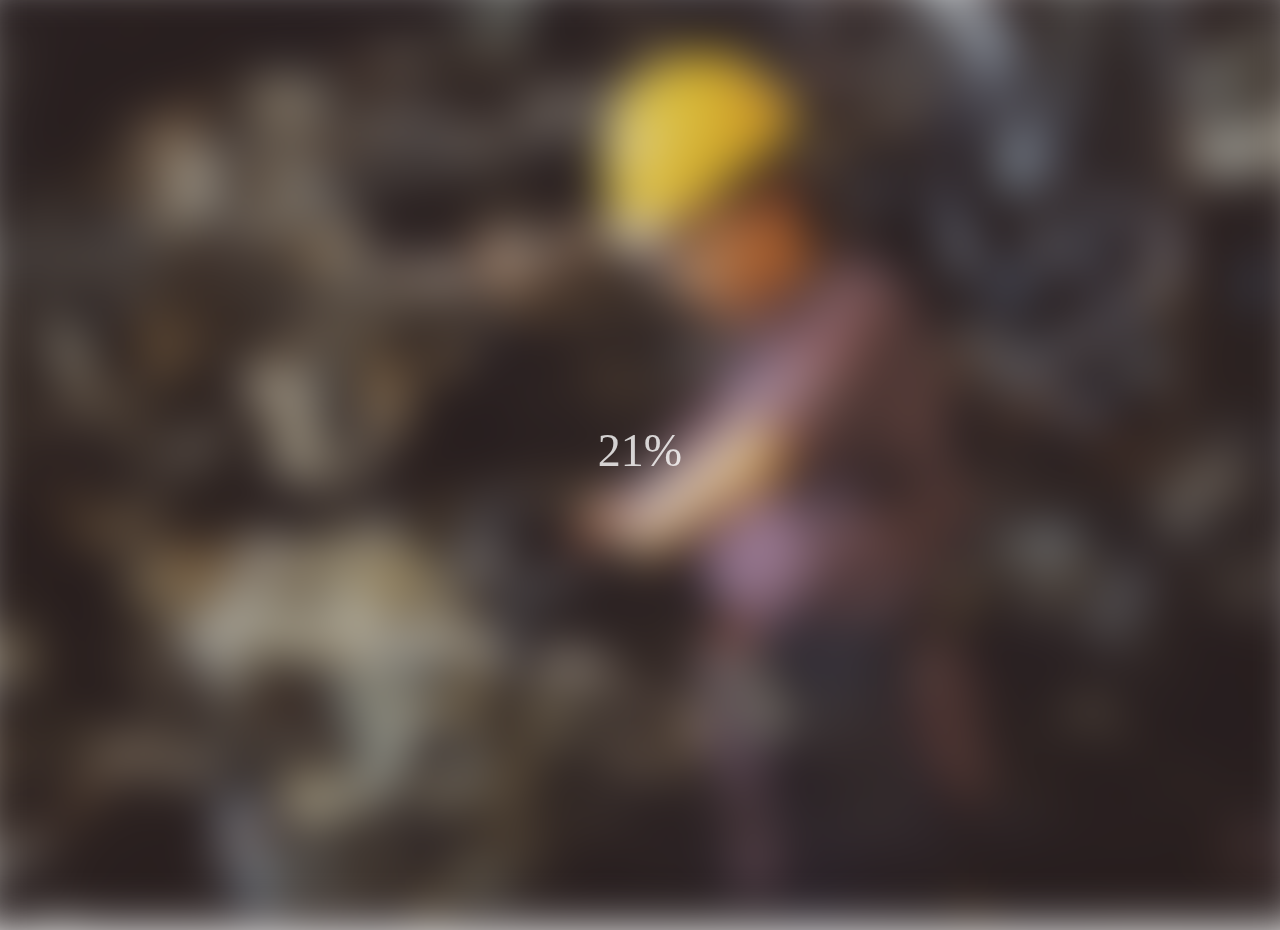
<file: Blurry loading/index.html>
<!DOCTYPE html>
<html lang="en">
  <head>
    <meta charset="UTF-8" />
    <meta http-equiv="X-UA-Compatible" content="IE=edge" />
    <meta name="viewport" content="width=device-width, initial-scale=1.0" />
    <link rel="stylesheet" href="style.css" />
    <title>Blurry Loading</title>
  </head>
  <body>
    <section class="bg"></section>
    <div class="loading">0%</div>
    <script src="script.js"></script>
  </body>
</html>
</file>
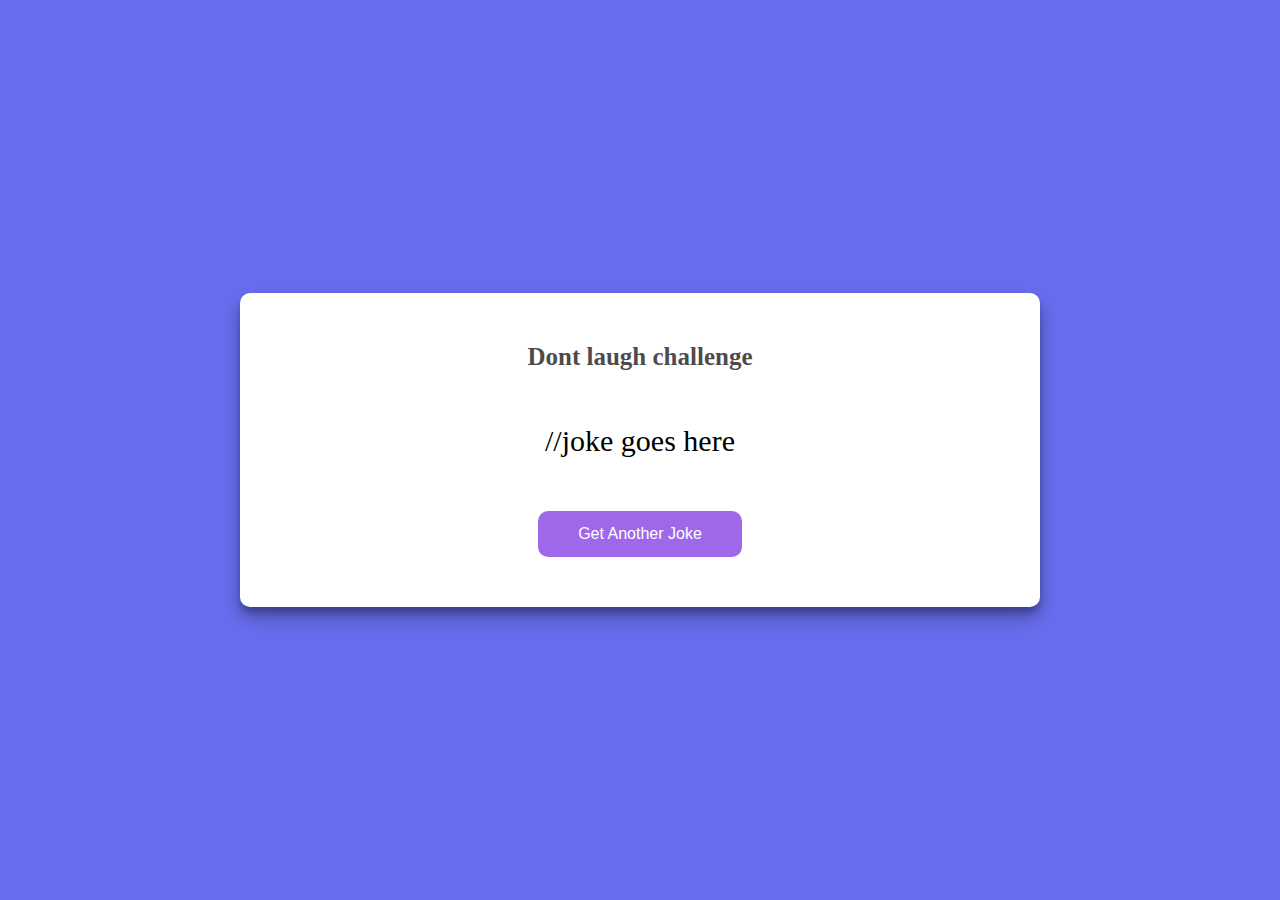
<file: Dad Joks/index.html>
<!DOCTYPE html>
<html lang="en">
  <head>
    <meta charset="UTF-8" />
    <meta http-equiv="X-UA-Compatible" content="IE=edge" />
    <meta name="viewport" content="width=device-width, initial-scale=1.0" />
    <link rel="stylesheet" href="style.css" />
    <title>Dad Joks</title>
  </head>
  <body>
    <div class="container">
      <h3>Dont laugh challenge</h3>
      <div class="joke" id="joke">//joke goes here</div>
      <button id="jokebtn" class="btn">Get Another Joke</button>
    </div>
    <script src="script.js"></script>
  </body>
</html>
</file>
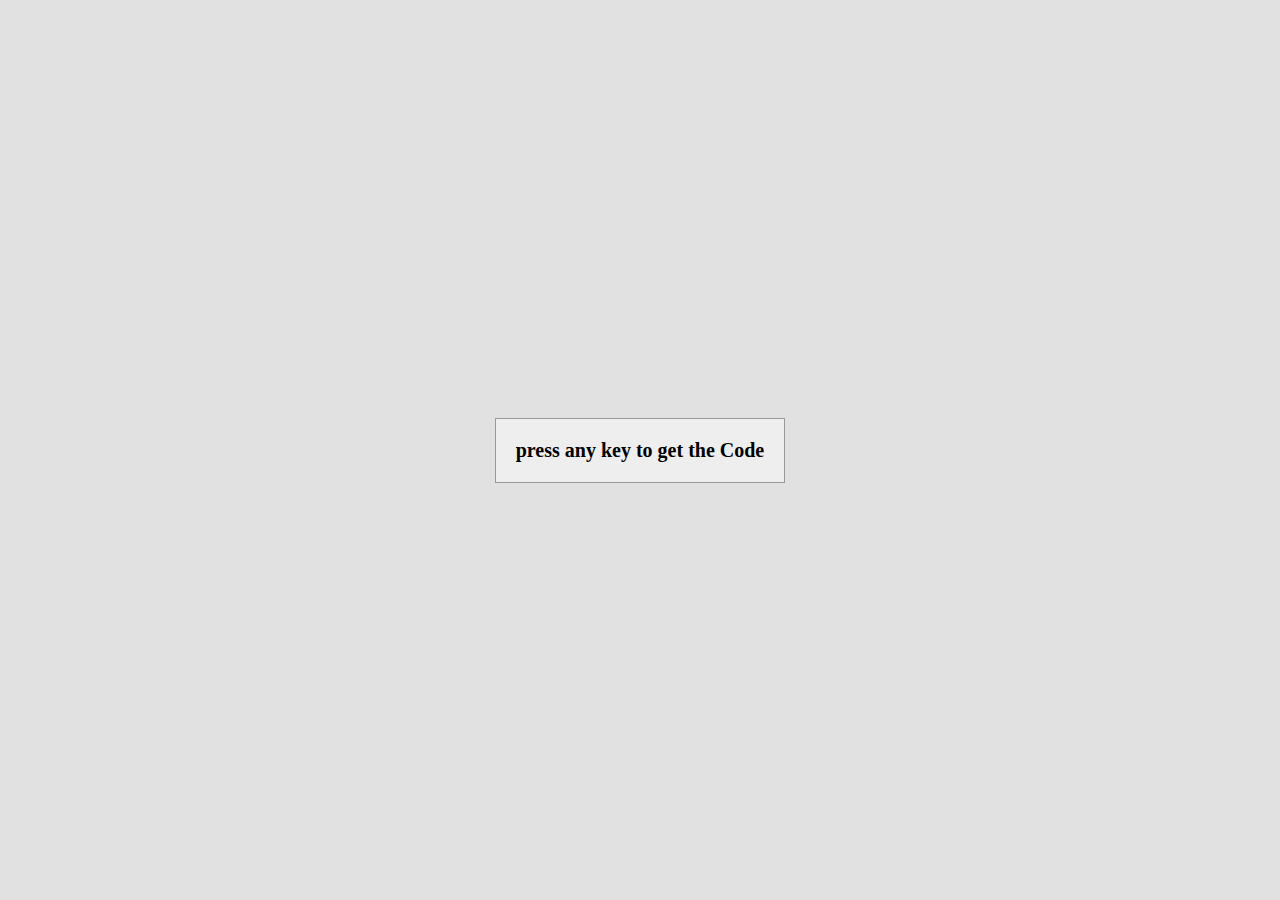
<file: Event Key Code/index.html>
<!DOCTYPE html>
<html lang="en">
  <head>
    <meta charset="UTF-8" />
    <meta http-equiv="X-UA-Compatible" content="IE=edge" />
    <meta name="viewport" content="width=device-width, initial-scale=1.0" />
    <link rel="stylesheet" href="style.css" />
    <title>Event Key Code</title>
  </head>
  <body>
    <div id="insert">
      <div class="key">press any key to get the Code</div>
    </div>
    <script src="script.js"></script>
  </body>
</html>
</file>
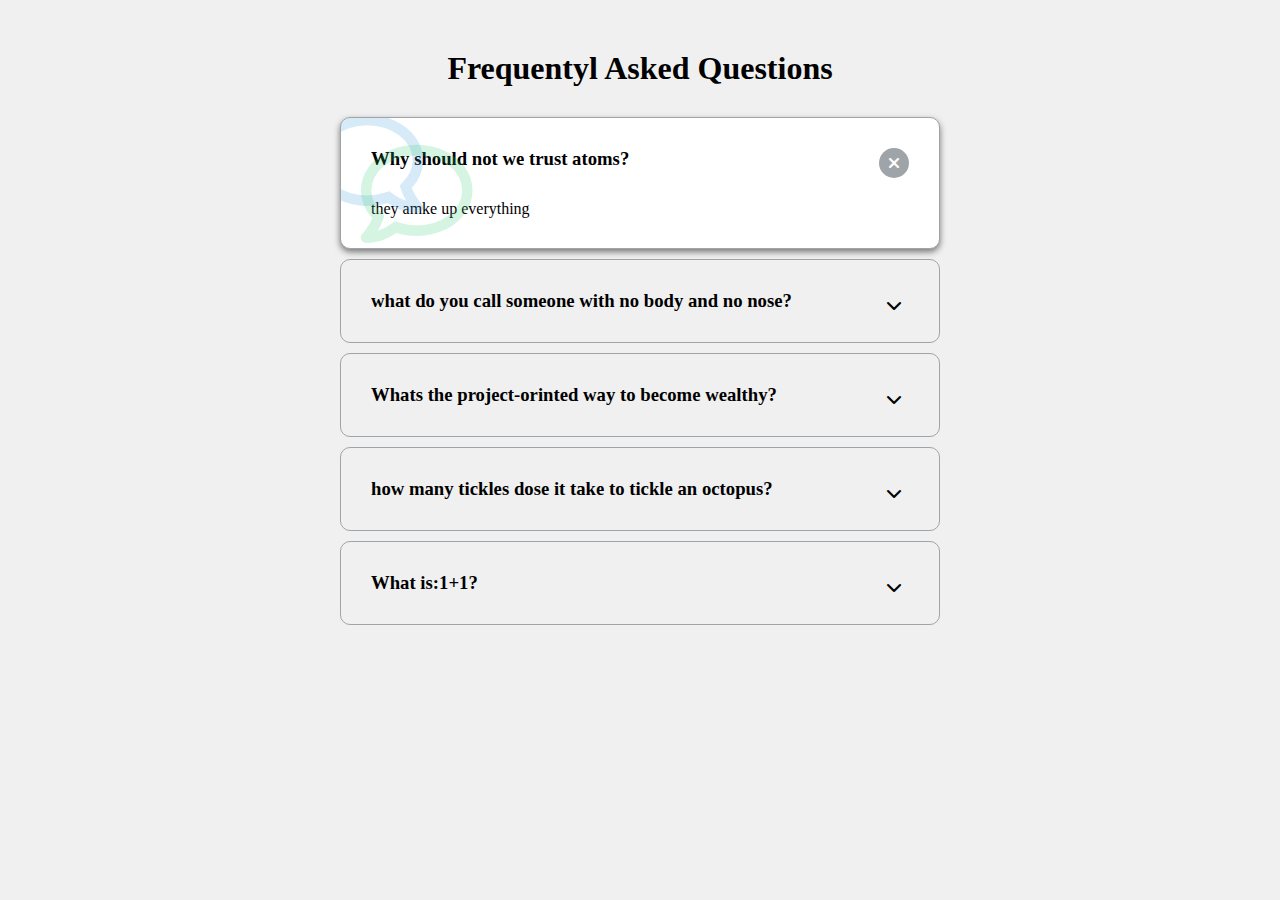
<file: FAQ/index.html>
<!DOCTYPE html>
<html lang="en">
  <head>
    <meta charset="UTF-8" />
    <meta http-equiv="X-UA-Compatible" content="IE=edge" />
    <meta name="viewport" content="width=device-width, initial-scale=1.0" />
    <link rel="stylesheet" href="css/all.css" />
    <link rel="stylesheet" href="style.css" />
    <title>FAQ</title>
  </head>
  <body>
    <h1>Frequentyl Asked Questions</h1>
    <div class="faq-container">
      <div class="faq active">
        <h3 class="faq-title">Why should not we trust atoms?</h3>

        <p class="faq-text">they amke up everything</p>

        <button>
          <i class="fas fa-chevron-down"></i>
          <i class="fas fa-times"></i>
        </button>
      </div>
      <div class="faq">
        <h3 class="faq-title">
          what do you call someone with no body and no nose?
        </h3>

        <p class="faq-text">nobody knows</p>

        <button>
          <i class="fas fa-chevron-down"></i>
          <i class="fas fa-times"></i>
        </button>
      </div>
      <div class="faq">
        <h3 class="faq-title">
          Whats the project-orinted way to become wealthy?
        </h3>

        <p class="faq-text">inheritance</p>

        <button>
          <i class="fas fa-chevron-down"></i>
          <i class="fas fa-times"></i>
        </button>
      </div>
      <div class="faq">
        <h3 class="faq-title">
          how many tickles dose it take to tickle an octopus?
        </h3>

        <p class="faq-text">ten tickles</p>

        <button>
          <i class="fas fa-chevron-down"></i>
          <i class="fas fa-times"></i>
        </button>
      </div>
      <div class="faq">
        <h3 class="faq-title">What is:1+1?</h3>

        <p class="faq-text">depends on who are you asking.</p>

        <button>
          <i class="fas fa-chevron-down"></i>
          <i class="fas fa-times"></i>
        </button>
      </div>
    </div>
    <script src="script.js"></script>
  </body>
</html>
</file>
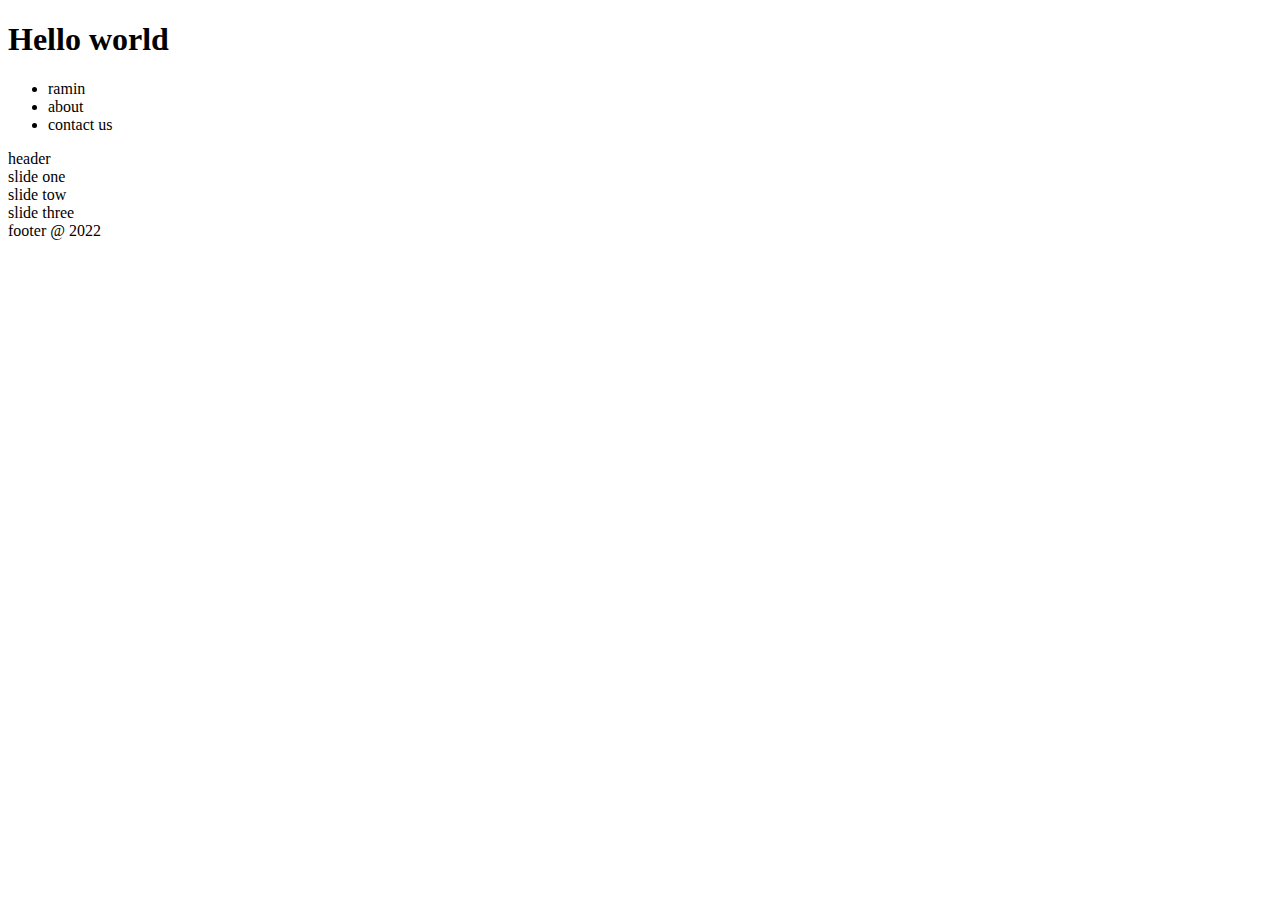
<file: github/index.html>
<!DOCTYPE html>
<html lang="en">
  <head>
    <meta charset="UTF-8" />
    <meta http-equiv="X-UA-Compatible" content="IE=edge" />
    <meta name="viewport" content="width=device-width, initial-scale=1.0" />
    <title>Document</title>
  </head>
  <body>
    <h1>Hello world</h1>
    <div class="box">
      <ul>
        <li>ramin</li>
        <li>about</li>
        <li>contact us</li>
      </ul>
    </nav>
    <header>header</header>
    <div class="slider">
      <div>slide one</div>
      <div>slide tow</div>
      <div>slide three</div>
    </div>
    <footer>footer @ 2022</footer>
    <script src="script.js"></script>
  </body>
</html>
</file>
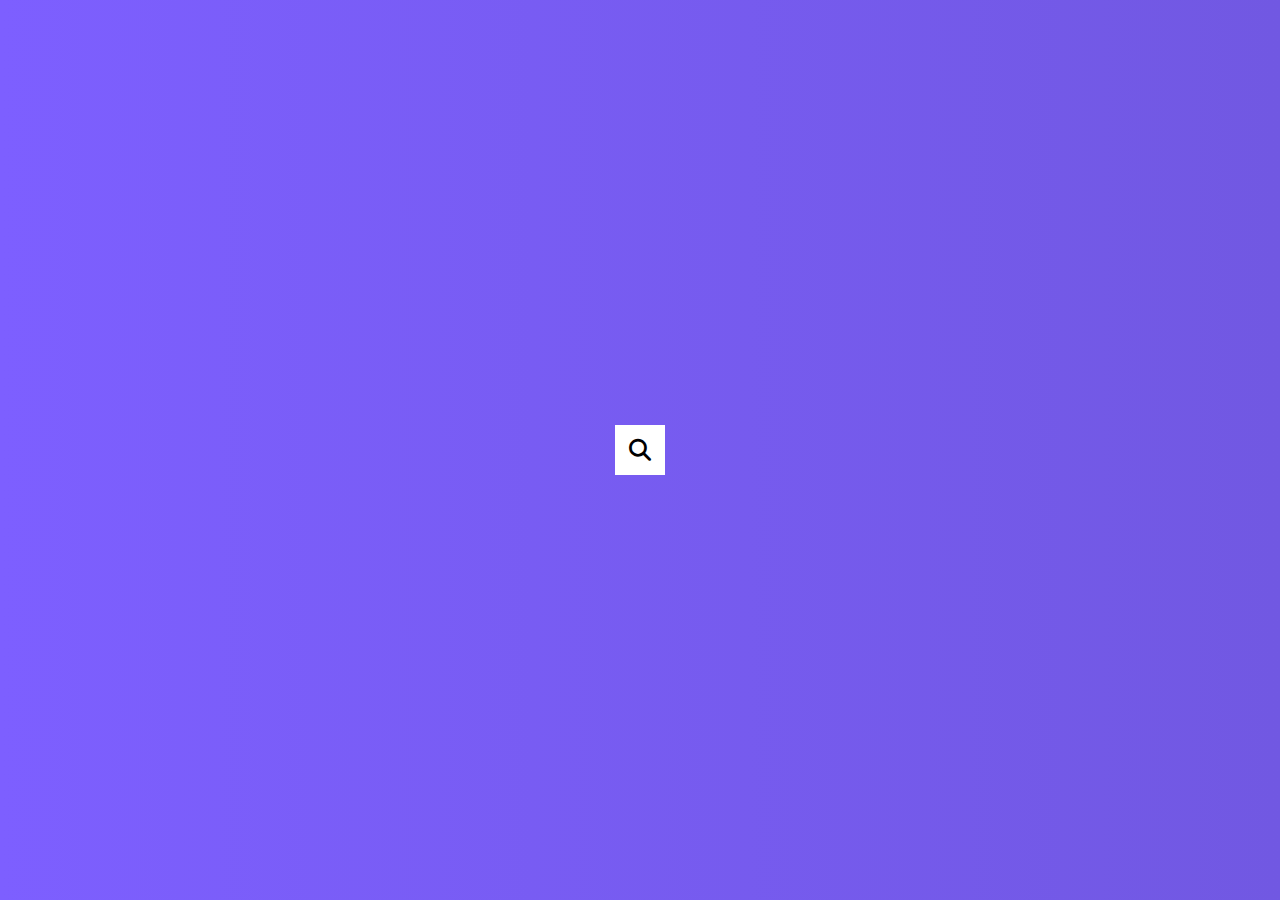
<file: Hidden search/index.html>
<!DOCTYPE html>
<html lang="en">
  <head>
    <meta charset="UTF-8" />
    <meta http-equiv="X-UA-Compatible" content="IE=edge" />
    <meta name="viewport" content="width=device-width, initial-scale=1.0" />
    <link rel="stylesheet" href="css/all.css" />
    <link rel="stylesheet" href="style.css" />
    <title>Search Hidden</title>
  </head>
  <body>
    <div class="search">
      <input type="text" class="input" placeholder="Search..." />
      <button>
        <i class="fas fa-search"></i>
      </button>
    </div>
    <script src="script.js"></script>
  </body>
</html>
</file>
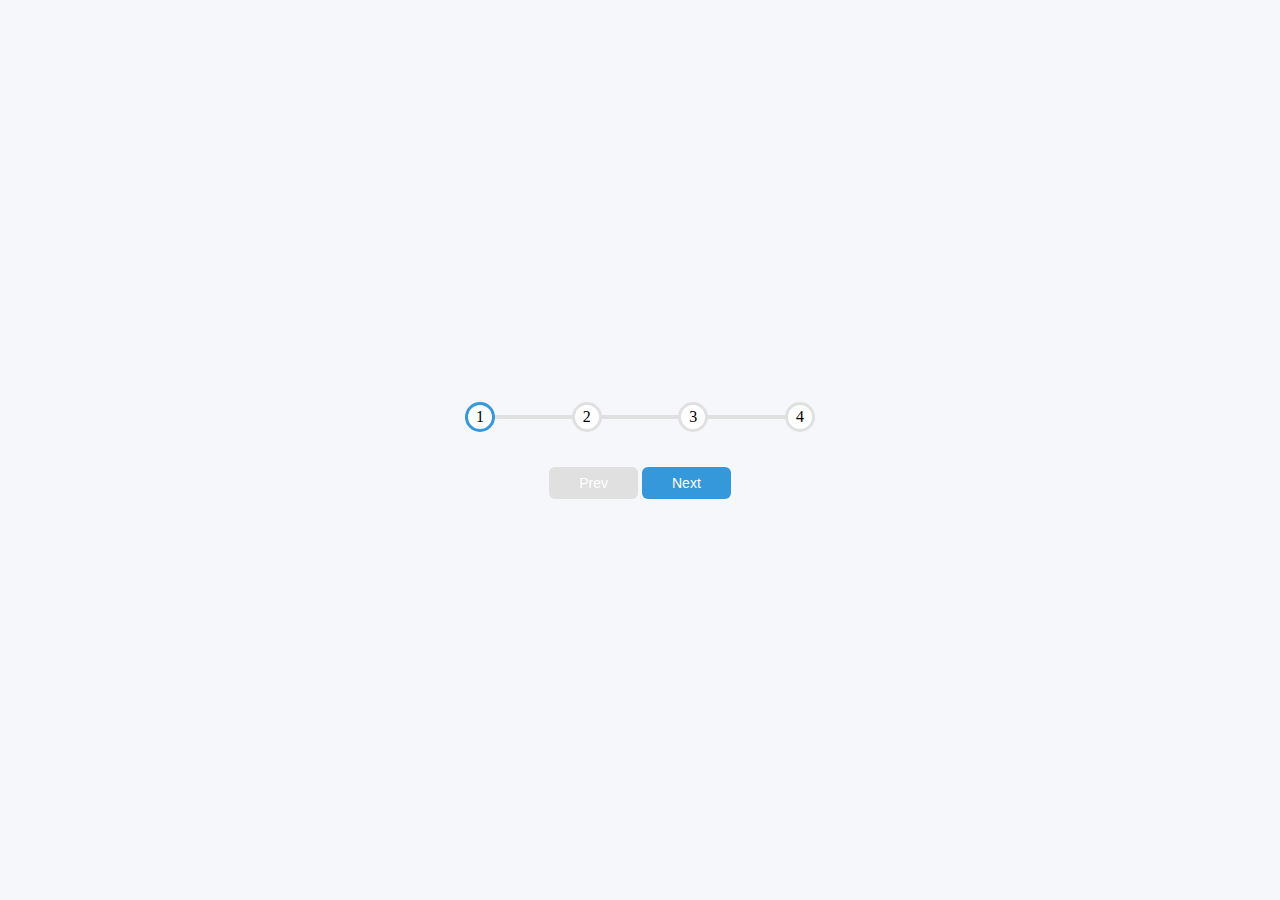
<file: Progress Steps/index.html>
<!DOCTYPE html>
<html lang="en">
  <head>
    <meta charset="UTF-8" />
    <meta http-equiv="X-UA-Compatible" content="IE=edge" />
    <meta name="viewport" content="width=device-width, initial-scale=1.0" />
    <link rel="stylesheet" href="style.css" />
    <title>Progress Steps</title>
  </head>
  <body>
    <div class="container">
      <div class="container-progress">
        <div class="progress" id="progress"></div>
        <div class="circle active">1</div>
        <div class="circle">2</div>
        <div class="circle">3</div>
        <div class="circle">4</div>
      </div>
      <button class="btn" id="prev" disabled>Prev</button>
      <button class="btn" id="next">Next</button>
    </div>
    <script src="index.js"></script>
  </body>
</html>
</file>
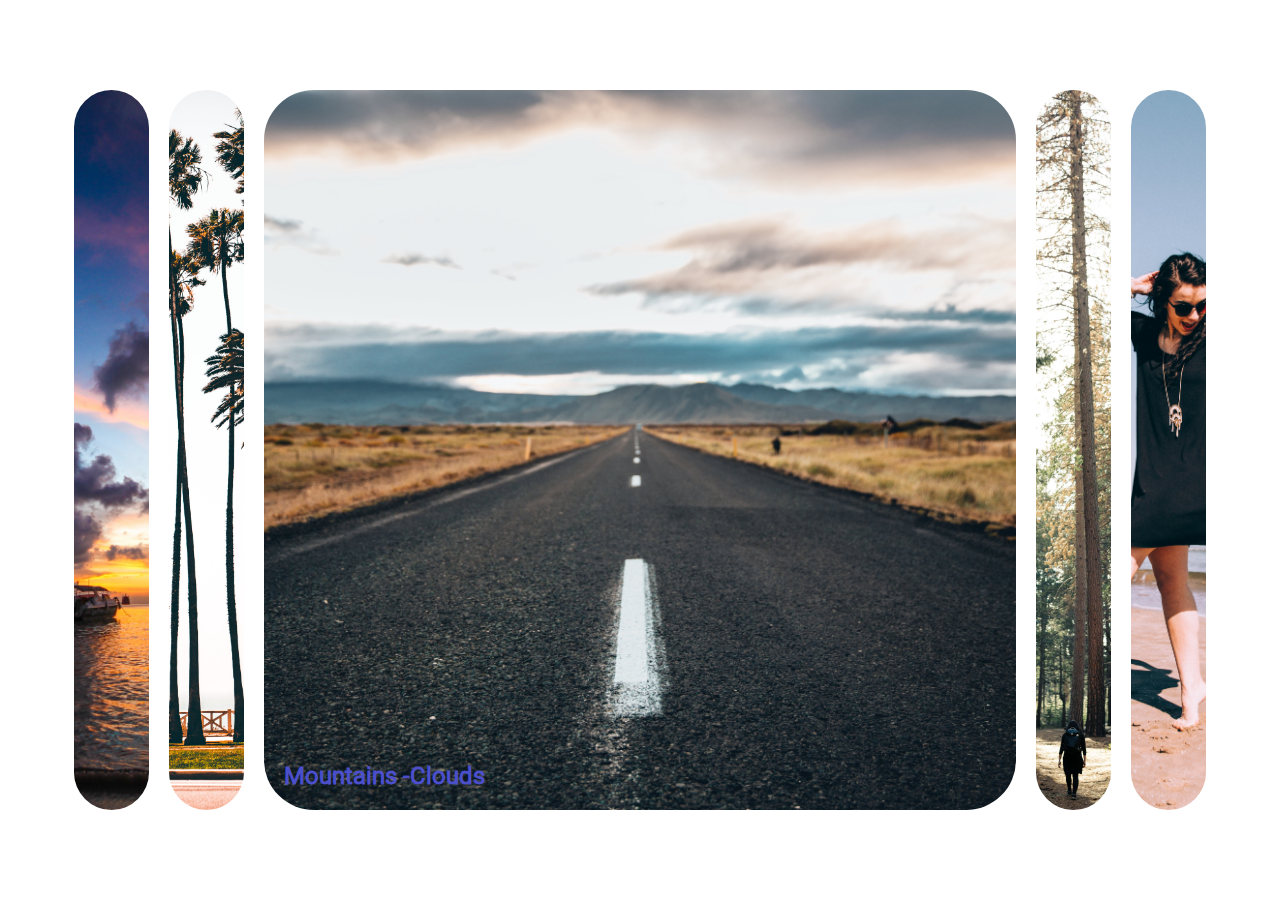
<file: ProjectStarter/index.html>
<!DOCTYPE html>
<html lang="en">
  <head>
    <meta charset="UTF-8" />
    <meta http-equiv="X-UA-Compatible" content="IE=edge" />
    <meta name="viewport" content="width=device-width, initial-scale=1.0" />
    <link rel="stylesheet" href="css/style.css" />
    <link rel="stylesheet" href="fonts/css/all.css" />
    <title>Expanding Crads</title>
  </head>
  <body>
    <div class="container">
      <div
        class="panel"
        style="background-image: url('./images/beach-sunset-thailand.jpg')"
      >
        <h3>Explore the world</h3>
      </div>
      <div
        class="panel"
        style="
          background-image: url('./images/los-angeles-palms-by-boardwalk.jpg');
        "
      >
        <h3>Sunny Beach</h3>
      </div>
      <div
        class="panel active"
        style="background-image: url(./images/asphalt-highway.jpg)"
      >
        <h3>Mountains -Clouds</h3>
      </div>
      <div
        class="panel"
        style="background-image: url('./images/hiking-though-giants.jpg')"
      >
        <h3>Forest Wild</h3>
      </div>
      <div
        class="panel"
        style="background-image: url('./images/woman-dances-on-the-sand.jpg')"
      >
        <h3>City On Winter</h3>
      </div>
    </div>
    <script src="script.js"></script>
  </body>
</html>
</file>
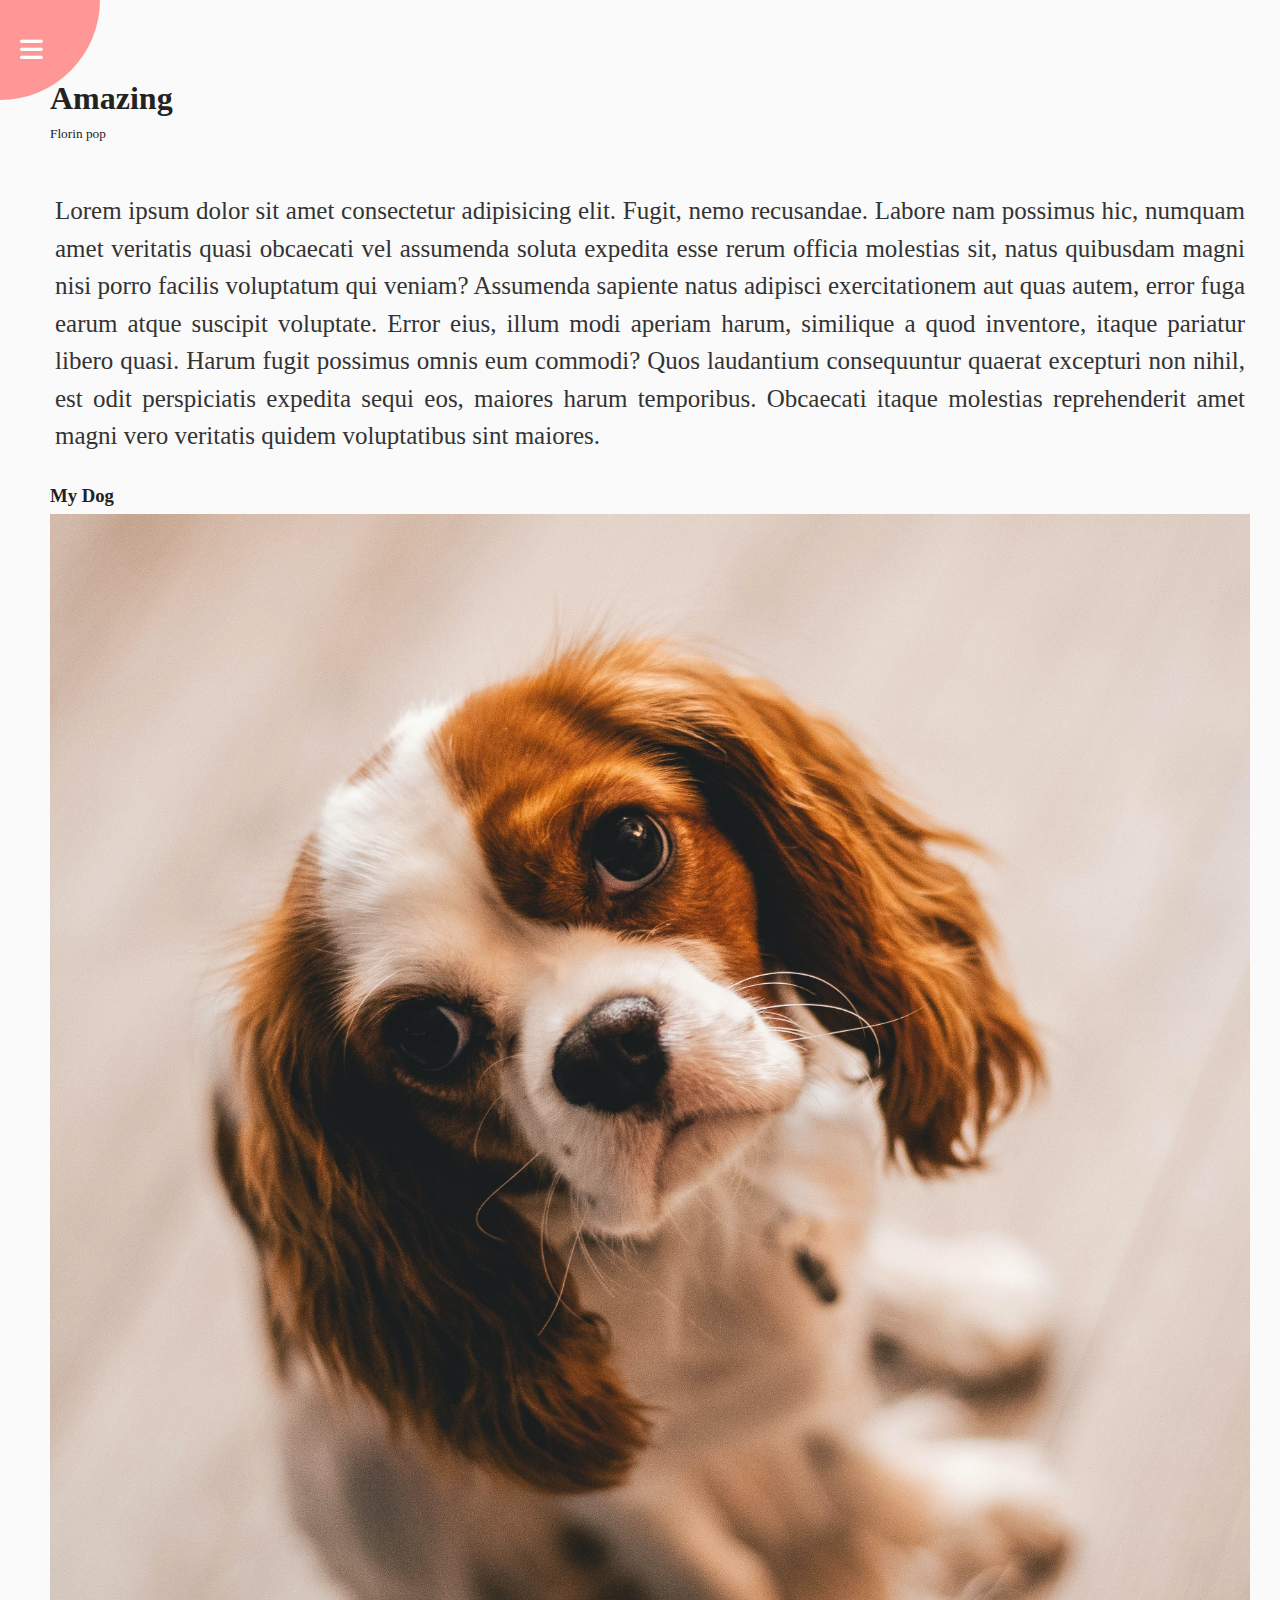
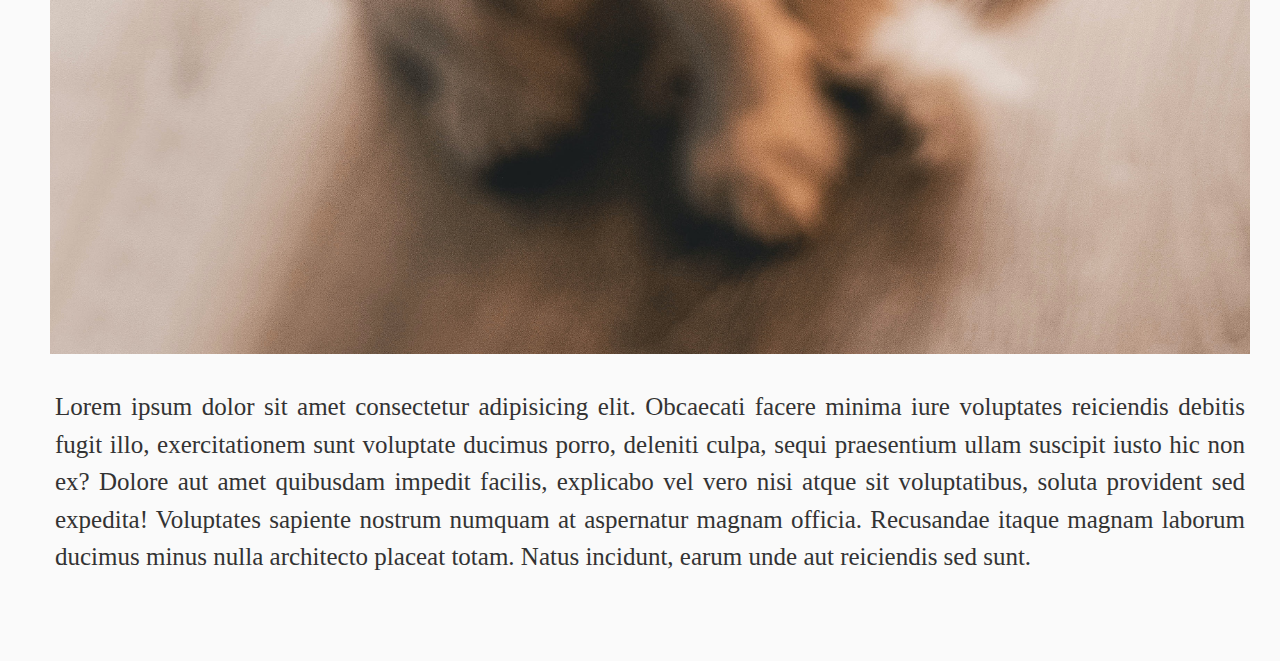
<file: Routing Navigation/index.html>
<!DOCTYPE html>
<html lang="en">
  <head>
    <meta charset="UTF-8" />
    <meta http-equiv="X-UA-Compatible" content="IE=edge" />
    <meta name="viewport" content="width=device-width, initial-scale=1.0" />
    <link rel="stylesheet" href="css/all.css" />
    <link rel="stylesheet" href="style.css" />
    <title>Routing Navigation</title>
  </head>
  <body>
    <div class="container">
      <div class="circle-container">
        <div class="circle">
          <button id="close"><i class="fas fa-times"></i></button>
          <button id="open"><i class="fas fa-bars"></i></button>
        </div>
      </div>
      <div class="content">
        <h1>Amazing</h1>
        <small>Florin pop</small>
        <p>
          Lorem ipsum dolor sit amet consectetur adipisicing elit. Fugit, nemo
          recusandae. Labore nam possimus hic, numquam amet veritatis quasi
          obcaecati vel assumenda soluta expedita esse rerum officia molestias
          sit, natus quibusdam magni nisi porro facilis voluptatum qui veniam?
          Assumenda sapiente natus adipisci exercitationem aut quas autem, error
          fuga earum atque suscipit voluptate. Error eius, illum modi aperiam
          harum, similique a quod inventore, itaque pariatur libero quasi. Harum
          fugit possimus omnis eum commodi? Quos laudantium consequuntur quaerat
          excepturi non nihil, est odit perspiciatis expedita sequi eos, maiores
          harum temporibus. Obcaecati itaque molestias reprehenderit amet magni
          vero veritatis quidem voluptatibus sint maiores.
        </p>
        <h3>My Dog</h3>

        <img src="images/pexels-steshka-willems-1390361.jpg" alt="" />
        <p>
          Lorem ipsum dolor sit amet consectetur adipisicing elit. Obcaecati
          facere minima iure voluptates reiciendis debitis fugit illo,
          exercitationem sunt voluptate ducimus porro, deleniti culpa, sequi
          praesentium ullam suscipit iusto hic non ex? Dolore aut amet quibusdam
          impedit facilis, explicabo vel vero nisi atque sit voluptatibus,
          soluta provident sed expedita! Voluptates sapiente nostrum numquam at
          aspernatur magnam officia. Recusandae itaque magnam laborum ducimus
          minus nulla architecto placeat totam. Natus incidunt, earum unde aut
          reiciendis sed sunt.
        </p>
      </div>
    </div>
    <nav>
      <ul>
        <li><i class="fas fa-home"></i> Home</li>
        <li><i class="fas fa-user-alt"></i> About</li>
        <li><i class="fas fa-envelope"></i> Cintact</li>
      </ul>
    </nav>
    <script src="index.js"></script>
  </body>
</html>
</file>
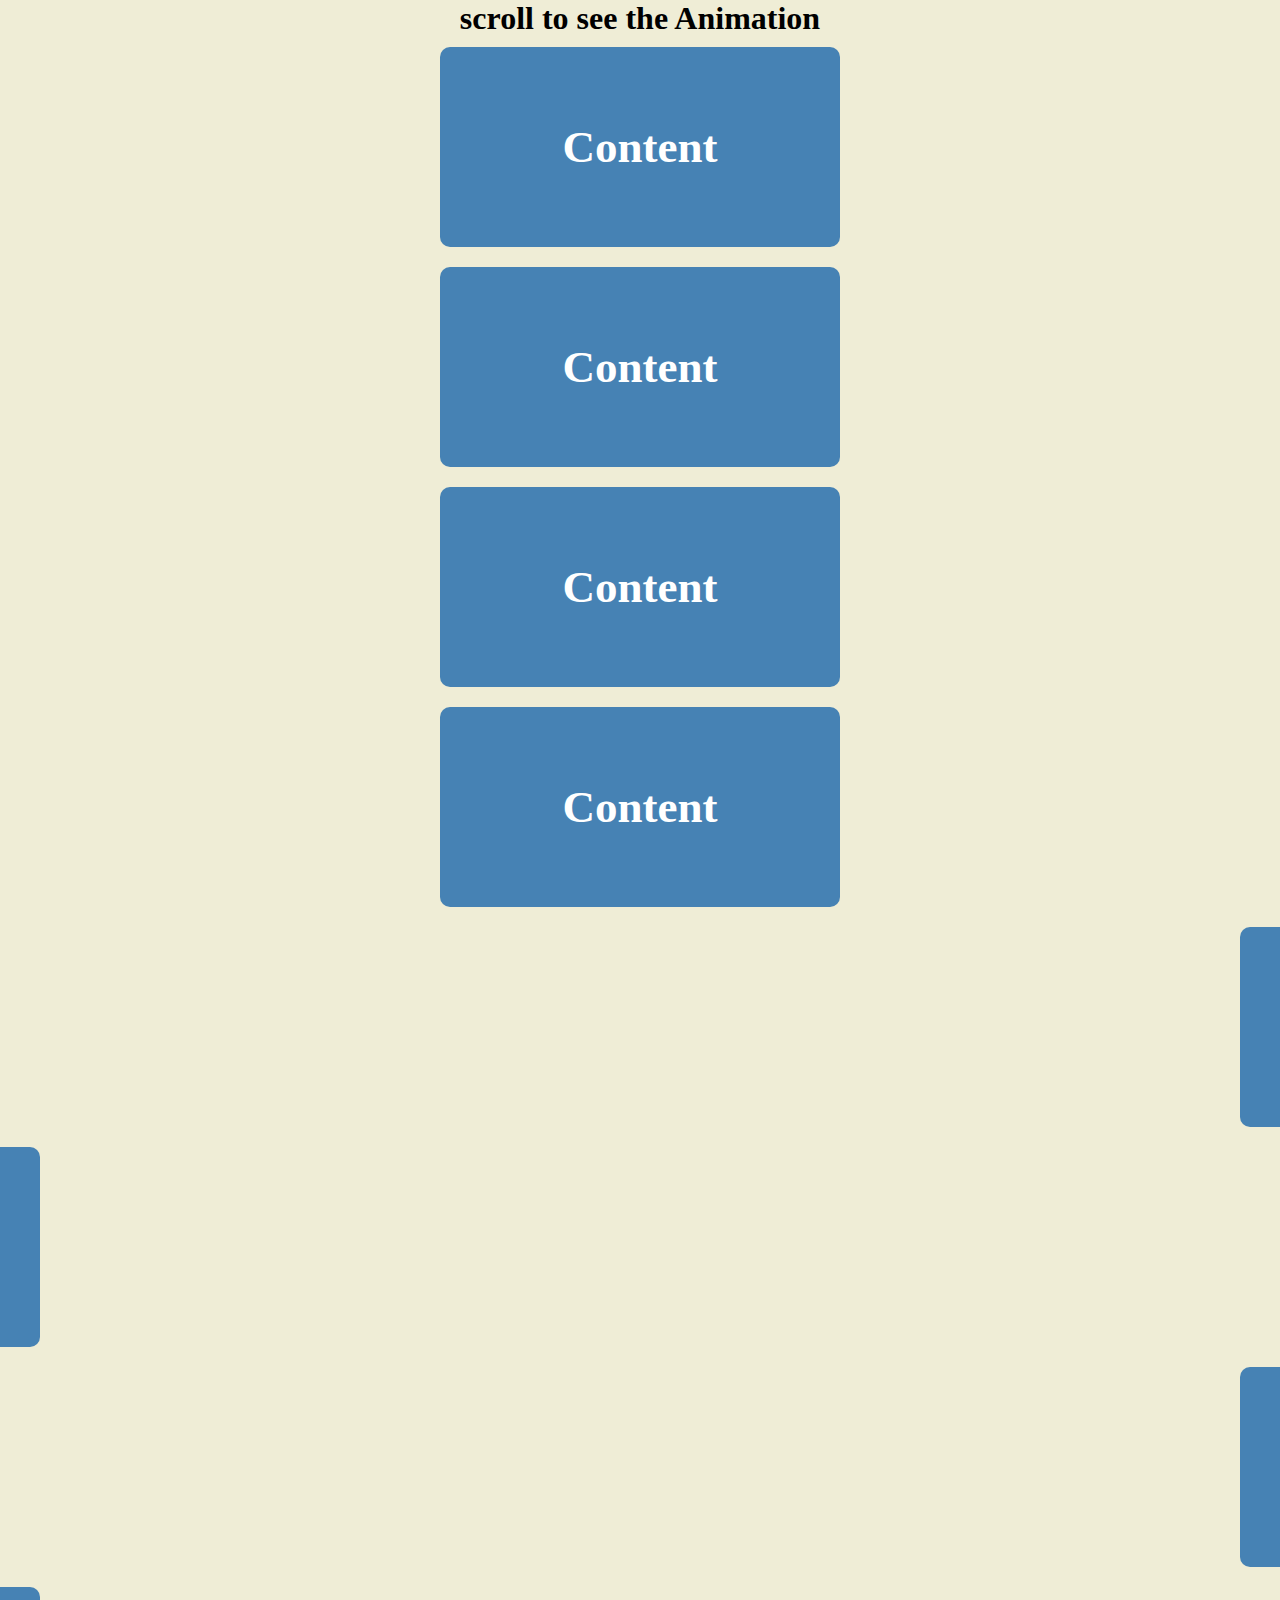
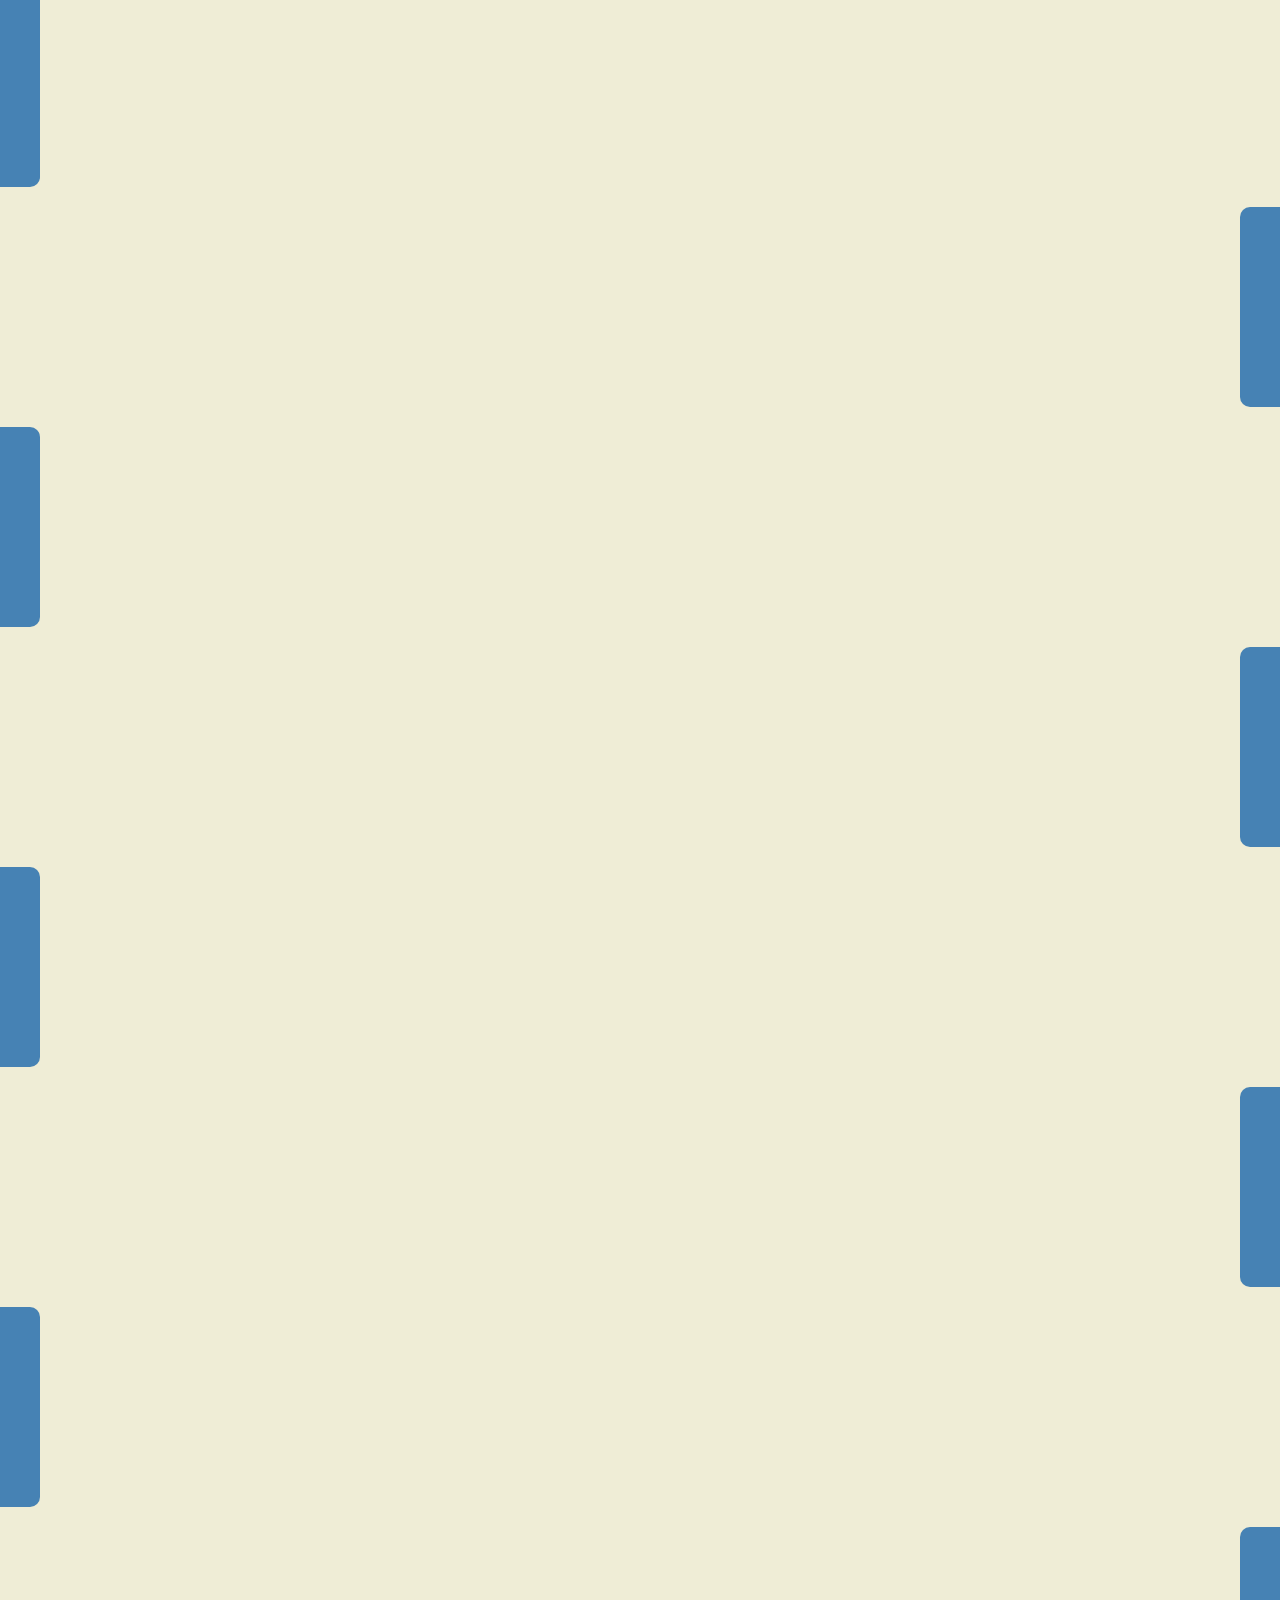
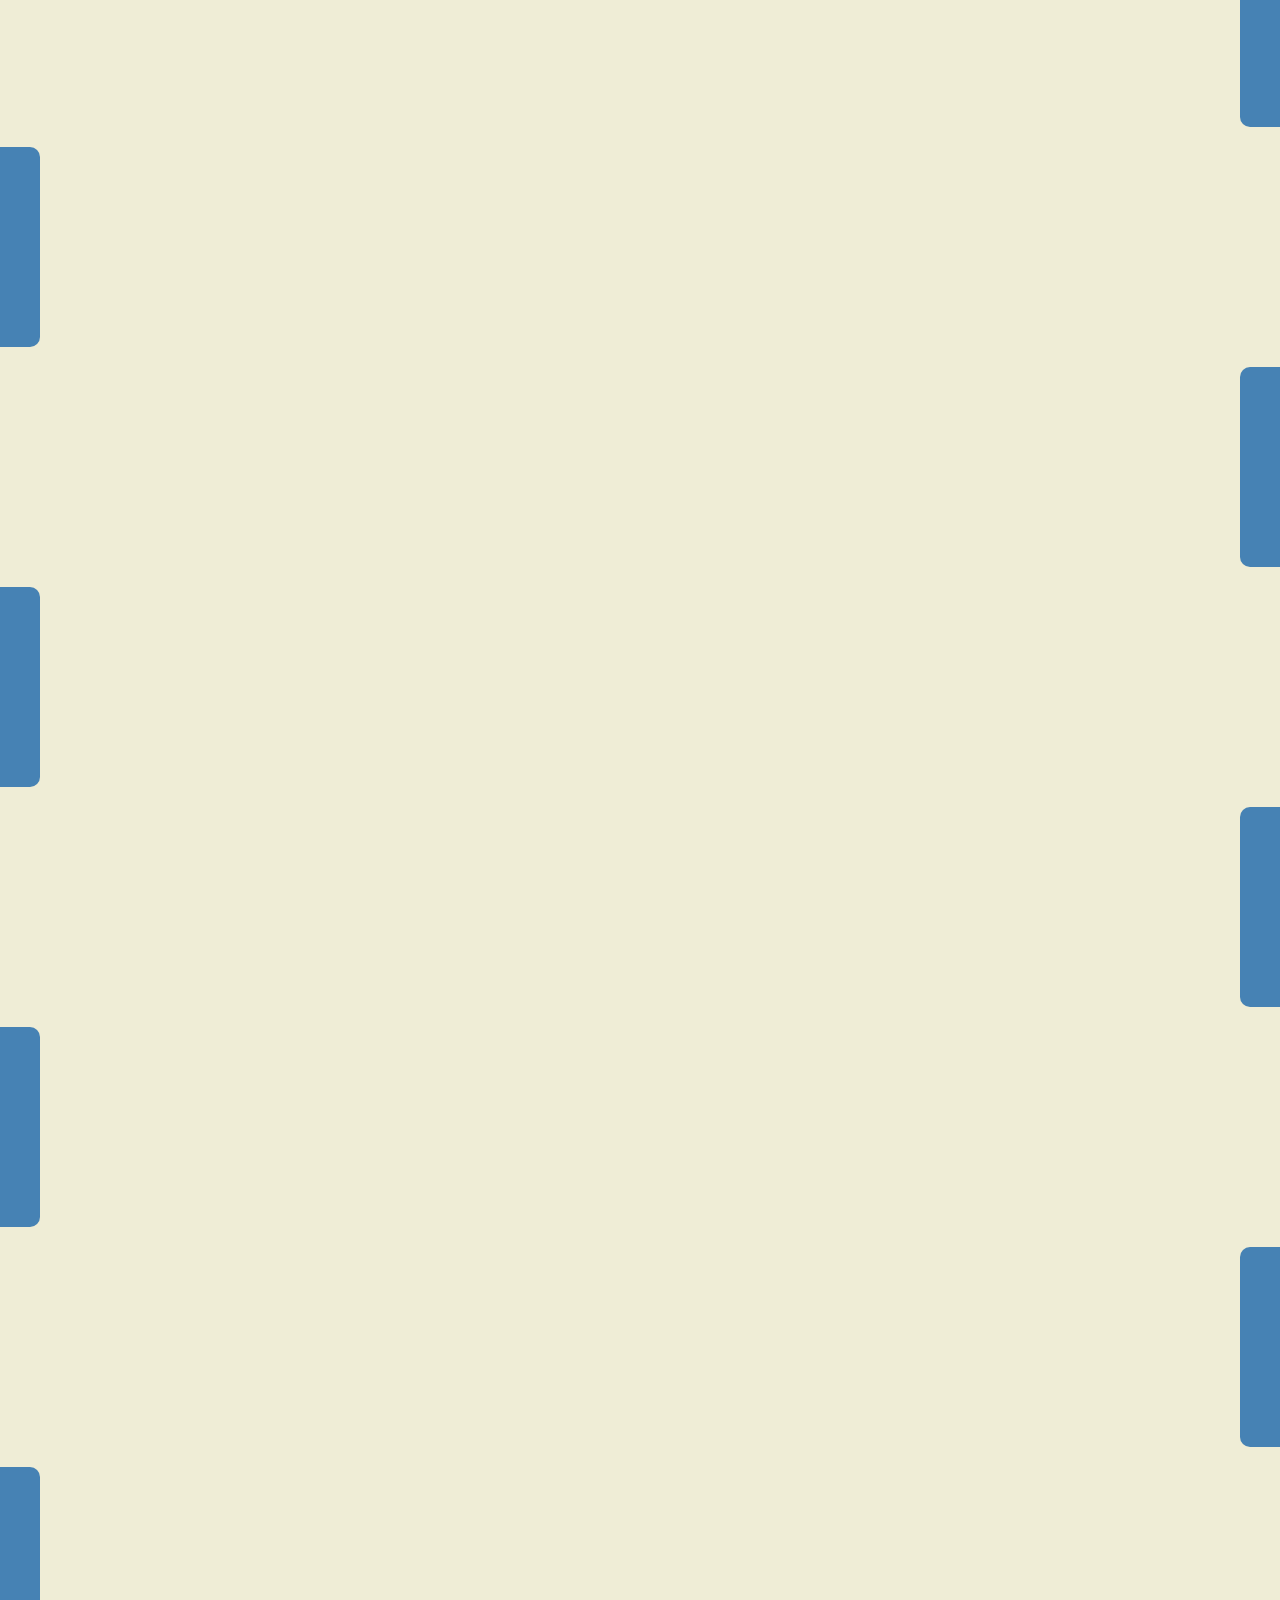
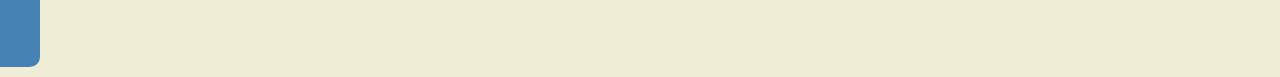
<file: Scroll animation/index.html>
<!DOCTYPE html>
<html lang="en">
  <head>
    <meta charset="UTF-8" />
    <meta http-equiv="X-UA-Compatible" content="IE=edge" />
    <meta name="viewport" content="width=device-width, initial-scale=1.0" />
    <link rel="stylesheet" href="style.css" />
    <title>Scroll animation</title>
  </head>
  <body>
    <h1>scroll to see the Animation</h1>
    <div class="box"><h2>Content</h2></div>
    <div class="box"><h2>Content</h2></div>
    <div class="box"><h2>Content</h2></div>
    <div class="box"><h2>Content</h2></div>
    <div class="box"><h2>Content</h2></div>
    <div class="box"><h2>Content</h2></div>
    <div class="box"><h2>Content</h2></div>
    <div class="box"><h2>Content</h2></div>
    <div class="box"><h2>Content</h2></div>
    <div class="box"><h2>Content</h2></div>
    <div class="box"><h2>Content</h2></div>
    <div class="box"><h2>Content</h2></div>
    <div class="box"><h2>Content</h2></div>
    <div class="box"><h2>Content</h2></div>
    <div class="box"><h2>Content</h2></div>
    <div class="box"><h2>Content</h2></div>
    <div class="box"><h2>Content</h2></div>
    <div class="box"><h2>Content</h2></div>
    <div class="box"><h2>Content</h2></div>
    <div class="box"><h2>Content</h2></div>
    <div class="box"><h2>Content</h2></div>
    <div class="box"><h2>Content</h2></div>
    <script src="script.js"></script>
  </body>
</html>
</file>
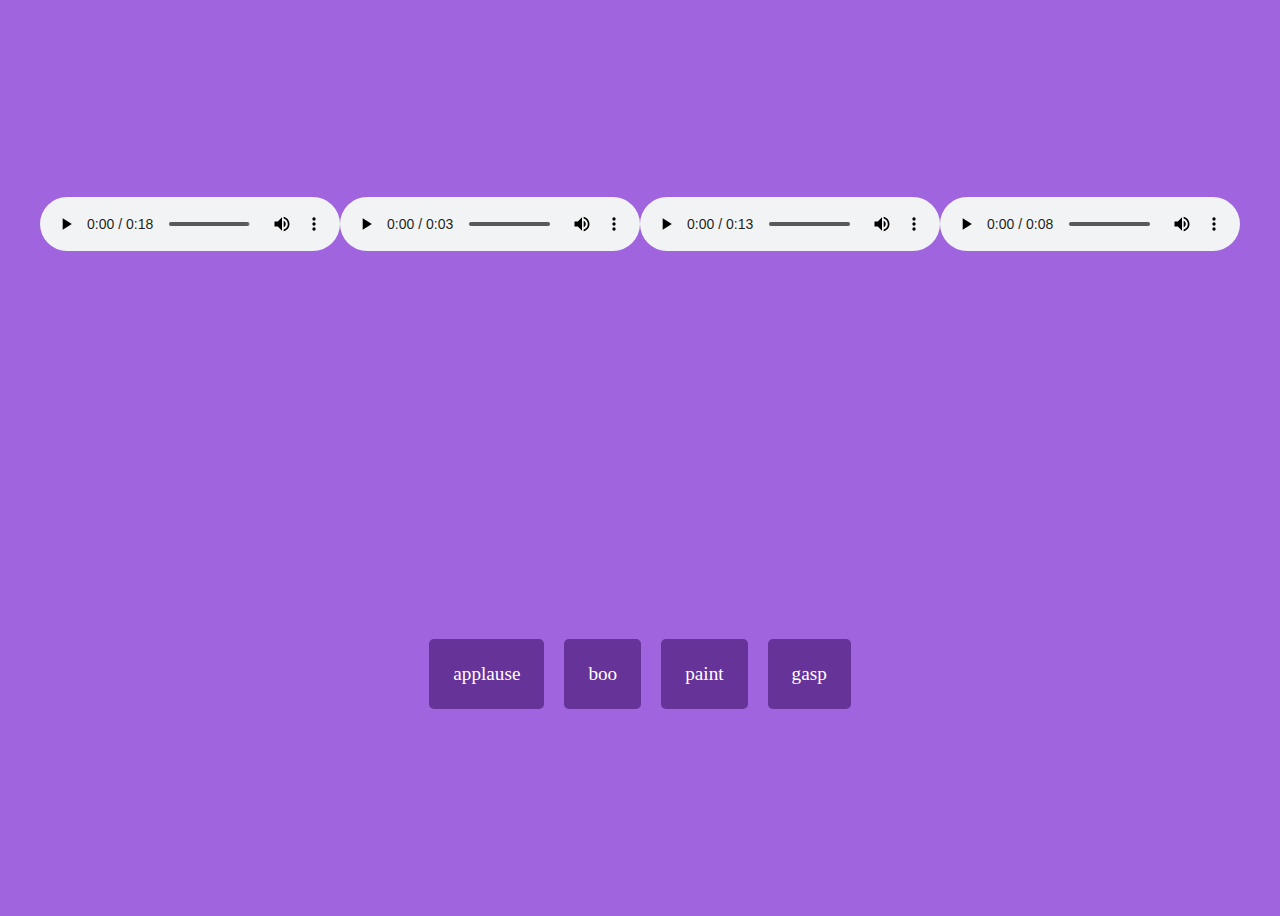
<file: sound board/index.html>
<!DOCTYPE html>
<html lang="en">
  <head>
    <meta charset="UTF-8" />
    <meta http-equiv="X-UA-Compatible" content="IE=edge" />
    <meta name="viewport" content="width=device-width, initial-scale=1.0" />
    <link rel="stylesheet" href="style.css" />
    <title>Sound Board</title>
  </head>
  <body>
    <audio controls id="applause" src="sounds/applause-2-31567.mp3"></audio>
    <audio controls id="boo" src="sounds/boo-and-laugh-7060.mp3"></audio>
    <audio controls id="paint" src="sounds/panting-7108.mp3"></audio>
    <audio controls id="gasp" src="sounds/women-gasping-7181.mp3"></audio>
    <div id="button"></div>
    <script src="script.js"></script>
  </body>
</html>
</file>
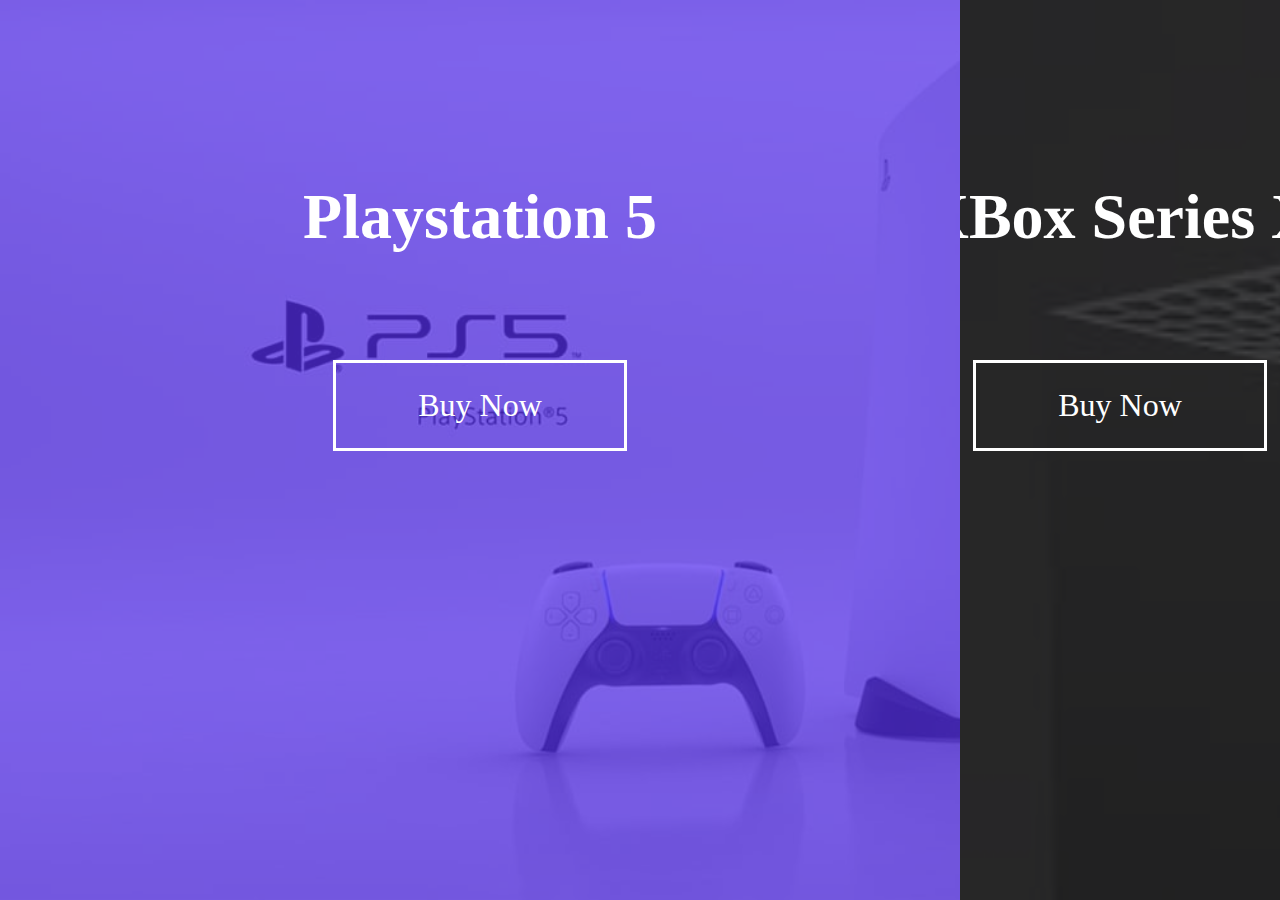
<file: Split landing/index.html>
<!DOCTYPE html>
<html lang="en">
  <head>
    <meta charset="UTF-8" />
    <meta http-equiv="X-UA-Compatible" content="IE=edge" />
    <meta name="viewport" content="width=device-width, initial-scale=1.0" />
    <link rel="stylesheet" href="style.css" />
    <title>Split landing</title>
  </head>
  <body>
    <div class="container">
      <div class="split left">
        <h1>Playstation 5</h1>
        <a href="#" class="btn">Buy Now</a>
      </div>
      <div class="split right">
        <h1>XBox Series X</h1>
        <a href="#" class="btn">Buy Now</a>
      </div>
    </div>
    <script src="script.js"></script>
  </body>
</html>
</file>
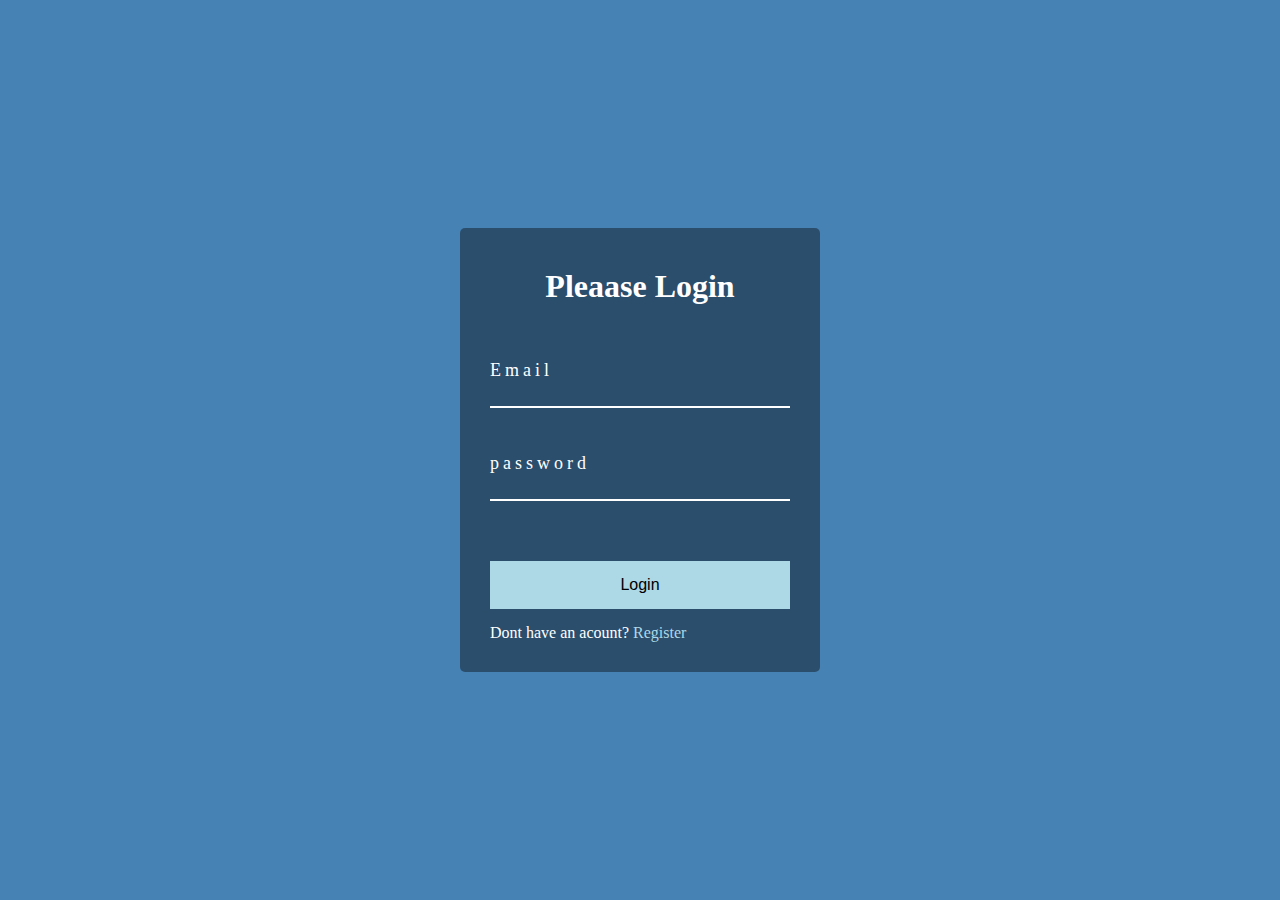
<file: Wave animation/index.html>
<!DOCTYPE html>
<html lang="en">
  <head>
    <meta charset="UTF-8" />
    <meta http-equiv="X-UA-Compatible" content="IE=edge" />
    <meta name="viewport" content="width=device-width, initial-scale=1.0" />
    <link rel="stylesheet" href="style.css" />
    <title>Wave Animation</title>
  </head>
  <body>
    <div class="container">
      <h1>Pleaase Login</h1>
      <div class="form-control">
        <input type="email" id="email" />
        <label for="email" id="email">Email</label>
      </div>
      <div class="form-control">
        <input type="password" id="password" />
        <label for="password">password</label>
      </div>
      <button class="btn">Login</button>
      <p class="text">Dont have an acount? <a href="#">Register</a></p>
    </div>
    <script src="script.js"></script>
  </body>
</html>
</file>
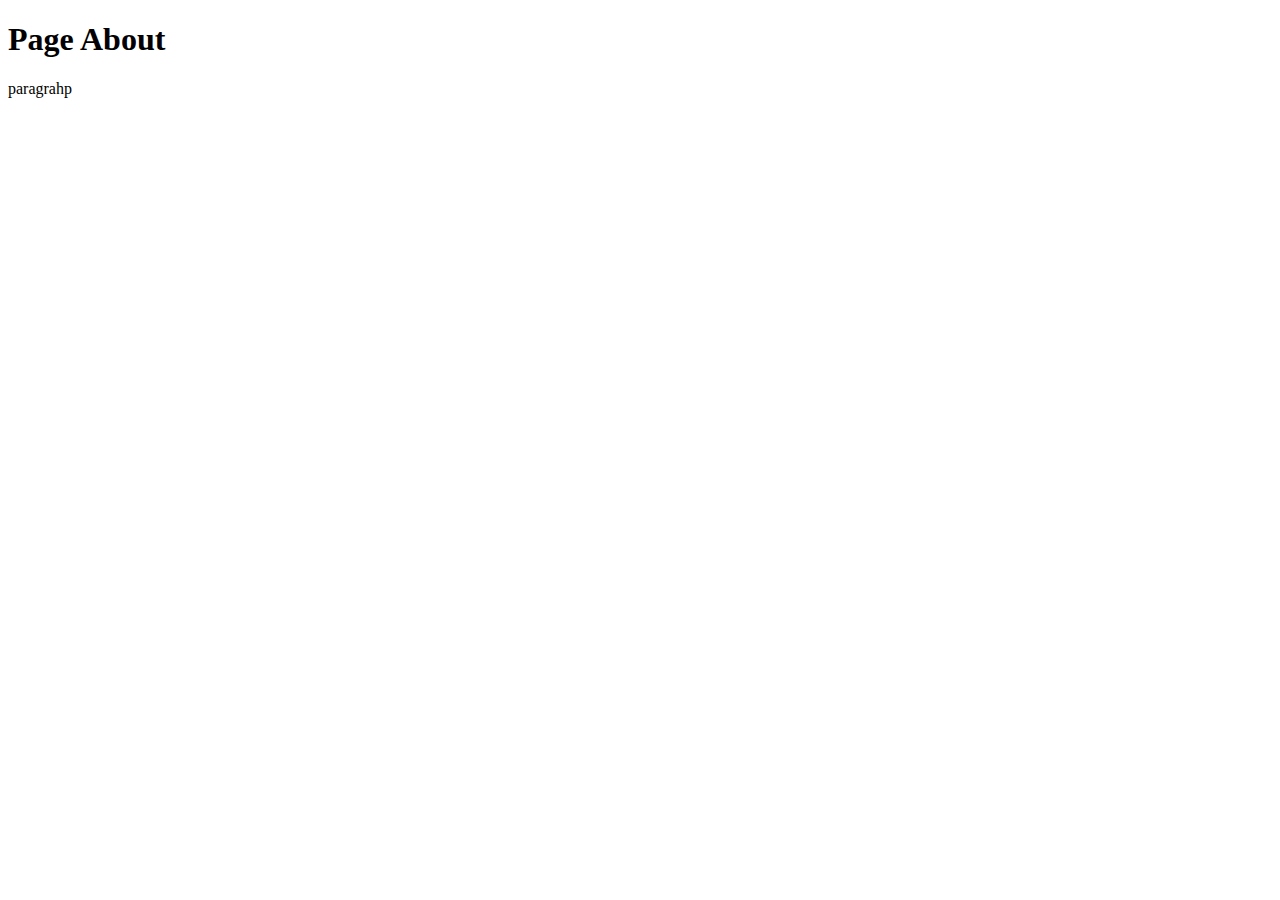
<file: about.html>
<!DOCTYPE html>
<html lang="en">
  <head>
    <meta charset="UTF-8" />
    <meta http-equiv="X-UA-Compatible" content="IE=edge" />
    <meta name="viewport" content="width=device-width, initial-scale=1.0" />
    <title>Document</title>
  </head>
  <body>
    <h1>Page About</h1>
    <p>paragrahp</p>
  </body>
</html>
</file>
<file: Blurry loading/style.css>
body {
  display: flex;
  justify-content: center;
  align-items: center;
  width: 100%;
  height: 100vh;
  overflow: hidden;
}
* {
  margin: 0;
  padding: 0;
  box-sizing: border-box;
}
.bg {
  background: url("images/pexels-chevanon-photography-1108101.jpg");
  background-position: center;
  background-size: cover;
  width: calc(100vw + 60px);
  height: calc(100vh + 60px);
  position: absolute;
  top: -30px;
  left: -30px;
  z-index: -1;
  filter: blur(30px);
}
.loading {
  color: #fff;
  font-size: 46px;
  opacity: 1;
}
</file>
<file: Dad Joks/style.css>
* {
  padding: 0;
  margin: 0;
  list-style: none;
  text-decoration: none;
  outline: none;
  border: none;
  box-sizing: border-box;
}
body {
  background-color: #686def;
  padding: 20px;
  display: flex;
  justify-content: center;
  align-items: center;
  height: 100vh;
}
.container {
  background-color: #fff;
  text-align: center;
  width: 100%;
  max-width: 800px;
  border-radius: 10px;
  box-shadow: 0 10px 20px rgba(0, 0, 0, 0.3), 0 6px 6px rgba(0, 0, 0, 0.2);
  padding: 50px 20px;
}
h3 {
  opacity: 0.7;
  white-space: 2px;
  font-size: 25px;
}
.joke {
  font-size: 30px;
  line-height: 40px;
  margin: 50px auto;
  text-align: center;
  max-width: 600px;
}
.btn {
  background-color: #9f68eb;
  border-radius: 10px;
  padding: 14px 40px;
  cursor: pointer;
  color: #fff;
  font-size: 16px;
}
.btn:active {
  transform: scale(0.98);
}
</file>
<file: Event Key Code/style.css>
* {
  padding: 0;
  margin: 0;
  list-style: none;
  text-decoration: none;
  outline: none;
  border: none;
  box-sizing: border-box;
}
body {
  background-color: #e1e1e1;
  padding: 20px;
  display: flex;
  justify-content: center;
  align-items: center;
  height: 100vh;
  text-align: center;
}
.key {
  font-weight: bold;
  background-color: #eee;
  border: 1px solid #999;
  display: inline-flex;
  align-items: center;
  font-size: 20px;
  flex-direction: column;
  padding: 20px;
  margin: 10px;
  min-width: 150px;
  position: relative;
}
.key small {
  position: absolute;
  top: -25px;
  left: 0;
  text-align: center;
  width: 100%;
  color: #555;
  font-size: 14px;
}
</file>
<file: FAQ/style.css>
* {
  padding: 0;
  margin: 0;
  list-style: none;
  text-decoration: none;
  outline: none;
  border: none;
  box-sizing: border-box;
}
body {
  background-color: #f0f0f0;
}
h1 {
  margin: 50px 0 30px;
  text-align: center;
}
.faq-container {
  max-width: 600px;
  margin: 0 auto;
}
.faq {
  background-color: transparent;
  border: 1px solid #9fa4a8;
  border-radius: 10px;
  margin: 10px 0;
  padding: 30px;
  transition: 0.3s ease;
  overflow: hidden;
  position: relative;
}
.faq.active {
  background-color: #fff;
  box-shadow: 0 3px 6px rgba(0, 0, 0, 0.5);
}
.faq.active:before,
.faq.active:after {
  content: "\f075";
  font-family: "Font Awesome 6 free";
  font-size: 7rem;
  position: absolute;
  color: #2ecc71;
  opacity: 0.2;
  z-index: 0;
  top: 20px;
  left: 20px;
}
.faq.active:before {
  color: #3498db;
  top: -10px;
  left: -30px;
  transform: rotateY(180deg);
}
.faq-title {
  margin: 0 35px 0 0;
}
.faq-text {
  display: none;
  margin: 30px 0 0;
}
.faq.active .faq-text {
  display: block;
}
button {
  position: absolute;
  top: 30px;
  right: 30px;
  width: 30px;
  height: 30px;
  border-radius: 50%;
  background-color: transparent;
  cursor: pointer;
  border: none;
  outline: none;
  display: flex;
  align-items: center;
  justify-content: center;
  font-size: 16px;
}
.faq button .fa-times {
  display: none;
}
.faq.active button .fa-times {
  color: #fff;
  display: block;
}
.faq.active button .fa-chevron-down {
  display: none;
}
.faq button .fa-chevron-down {
  display: block;
}
.faq.active button {
  background-color: #9fa4a8;
}
</file>
<file: Hidden search/style.css>
* {
  margin: 0;
  padding: 0;
  box-sizing: border-box;
  outline: none;
}
body {
  height: 100vh;
  width: 100vw;
  display: flex;
  justify-content: center;
  align-items: center;
  background-image: linear-gradient(90deg, #7d5fff, #7158e2);
  overflow: hidden;
}
.search {
  height: 50px;
  position: relative;
}
.input {
  /* border-radius: 5px; */
  padding: 15px;
  height: 50px;
  width: 50px;
  border: none;
  transition: 0.5s;
  font-size: 22px;
}
button {
  /* border-radius: 5px; */

  height: 50px;
  width: 50px;
  top: 0;
  left: 0;
  position: absolute;
  border: none;
  background-color: white;
  cursor: pointer;
  transition: 0.5s;
}
.search.active .input {
  width: 200px;
}
.search.active button {
  transform: translateX(200px);
}
i {
  font-size: 22px;
}
</file>
<file: Progress Steps/style.css>
/* @font-face {
  font-family: "roboto";
  src: url("../fonts/Roboto-Regular.ttf");
  font-weight: normal;
  font-style: normal;
}
@font-face {
  font-family: "roboto-b";
  src: url("../fonts/Roboto-Bold.ttf");
  font-weight: bold;
  font-style: normal;
} */
* {
  box-sizing: border-box;
  list-style: none;
  text-decoration: none;
  outline: none;
  margin: 0;
  padding: 0;
}
:root {
  --color-fill-border: #3498db;
  --color-empty-border: #e0e0e0;
  --background-body: #f6f7fb;
}
body {
  background-color: var(--background-body);
  font-family: serif;
  display: flex;
  /* flex-direction: column; */
  align-items: center;
  justify-content: center;
  height: 100vh;
  width: 100%;
  overflow: hidden;
}
.container {
  text-align: center;
}
.container-progress {
  display: flex;
  align-items: center;
  justify-content: space-between;
  max-width: 100%;
  width: 350px;
  margin-bottom: 35px;
  position: relative;
}
.container-progress::before {
  content: "";
  width: 100%;
  height: 4px;
  position: absolute;
  top: 50%;
  left: 0;
  transform: translateY(-50%);
  z-index: -1;
  background-color: var(--color-empty-border);
  transition: 1s;
}
.progress {
  width: 0%;
  height: 4px;
  position: absolute;
  top: 50%;
  left: 0;
  transform: translateY(-50%);
  z-index: -1;
  background-color: var(--color-fill-border);
  transition: 1s;
}
.circle {
  display: flex;
  align-items: center;
  justify-content: center;
  width: 30px;
  height: 30px;
  background-color: #fff;
  border-radius: 50%;
  border: 3px solid var(--color-empty-border);
  transition: 1s;
}
.circle.active {
  border-color: var(--color-fill-border);
}
.btn {
  padding: 8px 30px;
  border: none;
  outline: none;
  color: white;
  background-color: var(--color-fill-border);
  font-size: 14px;
  cursor: pointer;
  border-radius: 6px;
}
.btn:disabled {
  background-color: var(--color-empty-border);
}
.btn:active {
  transform: scale(0.96);
}
</file>
<file: ProjectStarter/css/style.css>
@font-face {
  font-family: "roboto";
  src: url("../fonts/Roboto-Regular.ttf");
  font-weight: normal;
  font-style: normal;
}
@font-face {
  font-family: "roboto-b";
  src: url("../fonts/Roboto-Bold.ttf");
  font-weight: bold;
  font-style: normal;
}
* {
  box-sizing: border-box;
  list-style: none;
  text-decoration: none;
  outline: none;
  margin: 0;
  padding: 0;
}
body {
  font-family: roboto, serif;
  display: flex;
  /* flex-direction: column; */
  align-items: center;
  justify-content: center;
  height: 100vh;
  width: 100%;
  overflow: hidden;
}
.container {
  display: flex;
  width: 90vw;
}
.panel {
  background-size: cover;
  background-position: center;
  background-origin: border-box;
  background-repeat: no-repeat;
  height: 80vh;
  border-radius: 50px;
  color: #4b4fcc;
  cursor: pointer;
  flex: 0.5;
  margin: 10px;
  position: relative;
  transition: 0.75s;
}
.panel h3 {
  font-size: 24px;
  position: absolute;
  bottom: 20px;
  left: 20px;
  opacity: 0;
  transition: opacity 0.75s;
}
.panel.active {
  flex: 5;
}
.panel.active h3 {
  opacity: 1;
}

@media screen and (max-width: 480px) {
  .container {
    width: 100%;
  }
  .panel:nth-of-type(4),
  .panel:nth-of-type(5) {
    display: none;
  }
}
</file>
<file: Routing Navigation/style.css>
* {
  box-sizing: border-box;
  list-style: none;
  text-decoration: none;
  padding: 0;
  margin: 0;
  outline: none;
  border: none;
}
body {
  overflow-x: hidden;
  background-color: #333;
  color: #222;
}
.container {
  transform-origin: top left;
  background-color: #fafafa;
  transition: 0.6s;
  width: 100vw;
  min-height: 100vh;
  padding: 50px;
}
.container.show_nav {
  transform: rotate(-20deg);
}
.container.show_nav + nav li {
  transition-delay: 0.4s;
  transform: translateX(0);
}
.circle-container {
  position: fixed;
  top: -100px;
  left: -100px;
}
.circle {
  position: relative;
  background-color: #ff9797;
  width: 200px;
  height: 200px;
  border-radius: 50%;
  transition: 0.6s;
}
.container.show_nav .circle {
  transform: rotate(-70deg);
}
.circle button {
  position: absolute;
  top: 50%;
  left: 50%;
  height: 100px;
  background-color: transparent;
  font-size: 26px;
  color: #fff;
  cursor: pointer;
}
.circle button#open {
  left: 60%;
}
.circle button#close {
  top: 60%;
  transform: rotate(90deg);
  transform-origin: top left;
}
.content {
  width: 1200px;
  margin: 30px auto;
}
.content h1 {
  margin: 20px 0;
  margin-bottom: 7px;
}
.content small {
  margin-bottom: 20px;
  display: inline-block;
}
.content p {
  line-height: 1.5;
  font-size: 25px;
  text-align: justify;
  margin: 25px 0;
  padding: 5px;
  color: #333;
}
.content img {
  width: 100%;
}
.content h3 {
  margin-bottom: 7px;
  margin-top: 7px;
}
nav {
  position: fixed;
  z-index: 10;
  bottom: 40px;
  left: 0;
}
nav ul {
  padding-left: 30px;
}
nav li {
  margin: 40px 0;
  font-size: 22px;
  color: #fff;
  transform: translateX(-100%);
  transition: 0.6s;
}
nav li + li {
  margin-left: 15px;
  transform: translateX(-150%);
}
nav li + li + li {
  margin-left: 30px;
  transform: translateX(-200%);
}
nav i {
  cursor: pointer;
  margin-right: 10px;
}
</file>
<file: Scroll animation/style.css>
* {
  margin: 0;
  padding: 0;
  box-sizing: border-box;
}
body {
  display: flex;
  flex-direction: column;
  justify-content: center;
  align-items: center;
  width: 100vw;
  overflow-x: hidden;
  background-color: #efedd6;
}
.box {
  display: flex;
  justify-content: center;
  align-items: center;
  width: 400px;
  height: 200px;
  background-color: steelblue;
  margin: 10px;
  border-radius: 10px;
  color: #fff;
  font-size: 30px;
  transform: translateX(200%);
  transition: 0.6s;
}
.box:nth-of-type(even) {
  transform: translateX(-200%);
}
.box.show {
  transform: translateX(0);
}
</file>
<file: sound board/style.css>
body {
  display: flex;
  justify-content: center;
  align-items: center;
  height: 100vh;
  background-color: rgb(161, 100, 223);
  text-align: center;
  flex-wrap: wrap;
}

.btn {
  padding: 1.5rem;
  font-size: 1.2rem;
  margin: 10px;
  color: white;
  background-color: rebeccapurple;
  border: none;
  outline: none;
  cursor: pointer;
  border-radius: 5px;
  font-family: inherit;
}
.btn:hover {
  opacity: 0.9;
}
</file>
<file: Split landing/style.css>
* {
  margin: 0;
  padding: 0;
  text-decoration: none;
  outline: none;
  border: none;
}
:root {
  --left-bg-color: rgba(87, 47, 236, 0.7);
  --right-bg-color: rgba(43, 43, 43, 0.7);
  --left-btn-hover-color: rgba(87, 47, 236, 1);
  --right-btn-hover-color: rgba(28, 122, 28, 1);
  --speed: 1000ms;
  --width-hover: 75%;
  --width-other: 25%;
}
body {
  overflow: hidden;
  height: 100vh;
}
.container {
  position: relative;
  width: 100%;
  height: 100%;
  background-color: #333;
}
.split {
  width: 50%;
  position: absolute;
  height: 100%;
  overflow: hidden;
  transition: var(--speed);
}
.split.left {
  left: 0;
  background-image: url("images/La-PlayStation-5-de-Sony-346996.jpg");
  background-repeat: no-repeat;
  background-size: cover;
}
.split.left::before {
  transition: var(--speed);
  content: "";
  position: absolute;
  width: 100%;
  height: 100%;
  background-color: var(--left-bg-color);
}
.split.right {
  right: 0;
  background-image: url("images/images.jfif");
  background-repeat: no-repeat;
  background-size: cover;
}
.split.right::before {
  transition: var(--speed);
  content: "";
  position: absolute;
  width: 100%;
  height: 100%;
  background-color: var(--right-bg-color);
}
.split h1 {
  position: absolute;
  font-size: 4rem;
  white-space: nowrap;
  color: #fff;
  left: 50%;
  top: 20%;
  transform: translateX(-50%);
}
.btn {
  display: flex;
  justify-content: center;
  align-items: center;
  color: #fff;
  position: absolute;
  left: 50%;
  top: 40%;
  transform: translateX(-50%);
  border: 0.2rem solid #fff;
  padding: 1.5rem;
  font-size: 2rem;
  width: 15rem;
}
.split.right .btn:hover {
  background-color: var(--right-btn-hover-color);
  border-color: var(--right-btn-hover-color);
}
.split.left .btn:hover {
  background-color: var(--left-btn-hover-color);
  border-color: var(--left-btn-hover-color);
}
.hover-left .left {
  width: var(--width-hover);
}
.hover-left .right {
  width: var(--width-other);
}
.hover-right .right {
  width: var(--width-hover);
}
.hover-right .left {
  width: var(--width-other);
}
</file>
<file: Wave animation/style.css>
* {
  margin: 0;
  padding: 0;
  outline: none;
  border: none;
  text-decoration: none;
  box-sizing: border-box;
}
body {
  background-color: steelblue;
  display: flex;
  flex-direction: column;
  justify-content: center;
  align-items: center;
  height: 100vh;
}
h1 {
  text-align: center;
  margin: 10px auto 70px auto;
}
a {
  color: lightblue;
}
.container {
  padding: 30px;
  border-radius: 5px;
  background-color: rgba(0, 0, 0, 0.4);
  color: white;
}
.form-control {
  width: 300px;
  position: relative;
  /* margin: 40px 20px; */
  margin-bottom: 60px;
}
.form-control input {
  width: 100%;
  font-size: 18px;
  background-color: transparent;
  border-bottom: 2px solid #fff;
  color: #fff;
  padding: 5px;
}
.btn {
  display: inline-block;
  width: 100%;
  cursor: pointer;
  padding: 15px;
  font-size: 16px;
  background-color: lightblue;
  margin-bottom: 15px;
}
.btn:active {
  transform: scale(0.98);
}
.form-control input:focus {
  border-bottom-color: lightblue;
}
.form-control label {
  position: absolute;
  left: 0;
  top: -15px;
}
.form-control label span {
  display: inline-block;
  min-width: 4px;
  font-size: 18px;
  transition: 0.3s;
}
.form-control input:focus + label span {
  color: lightblue;
  transform: translateY(-30px);
}
</file>
